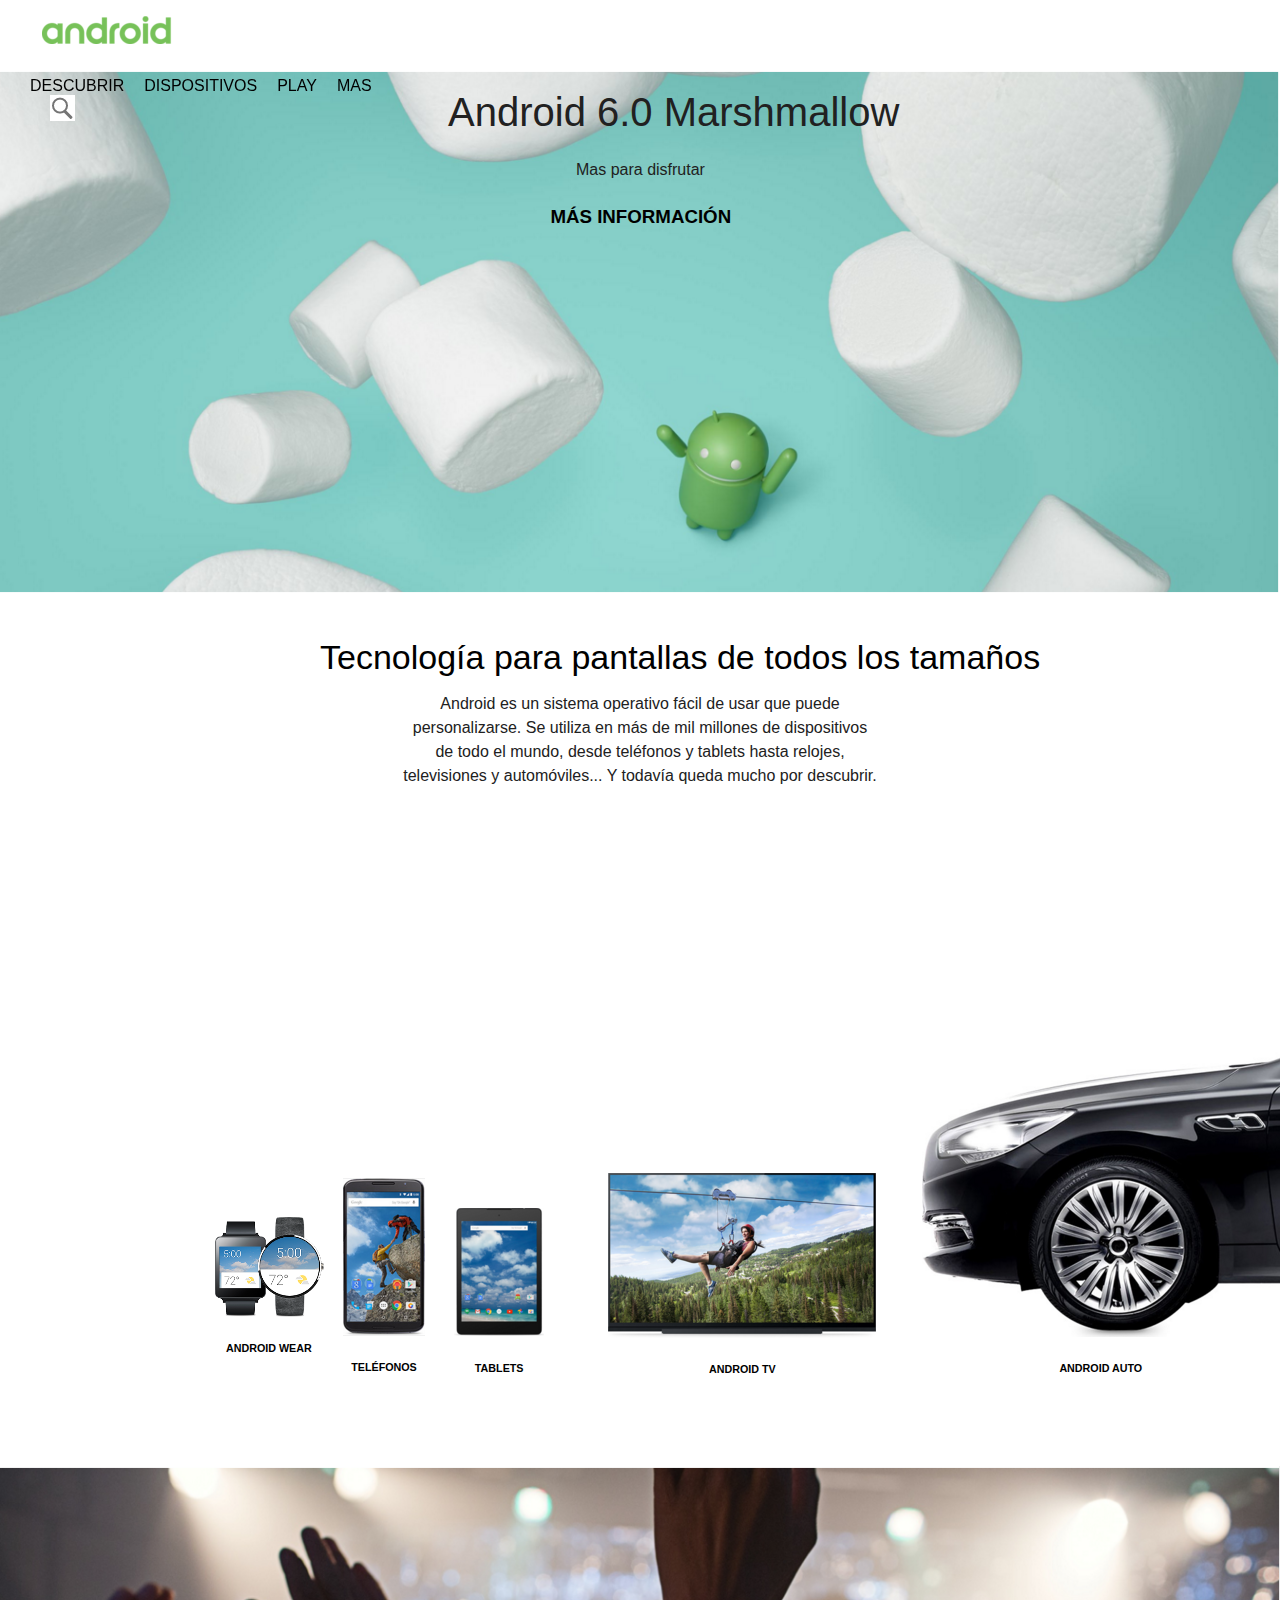
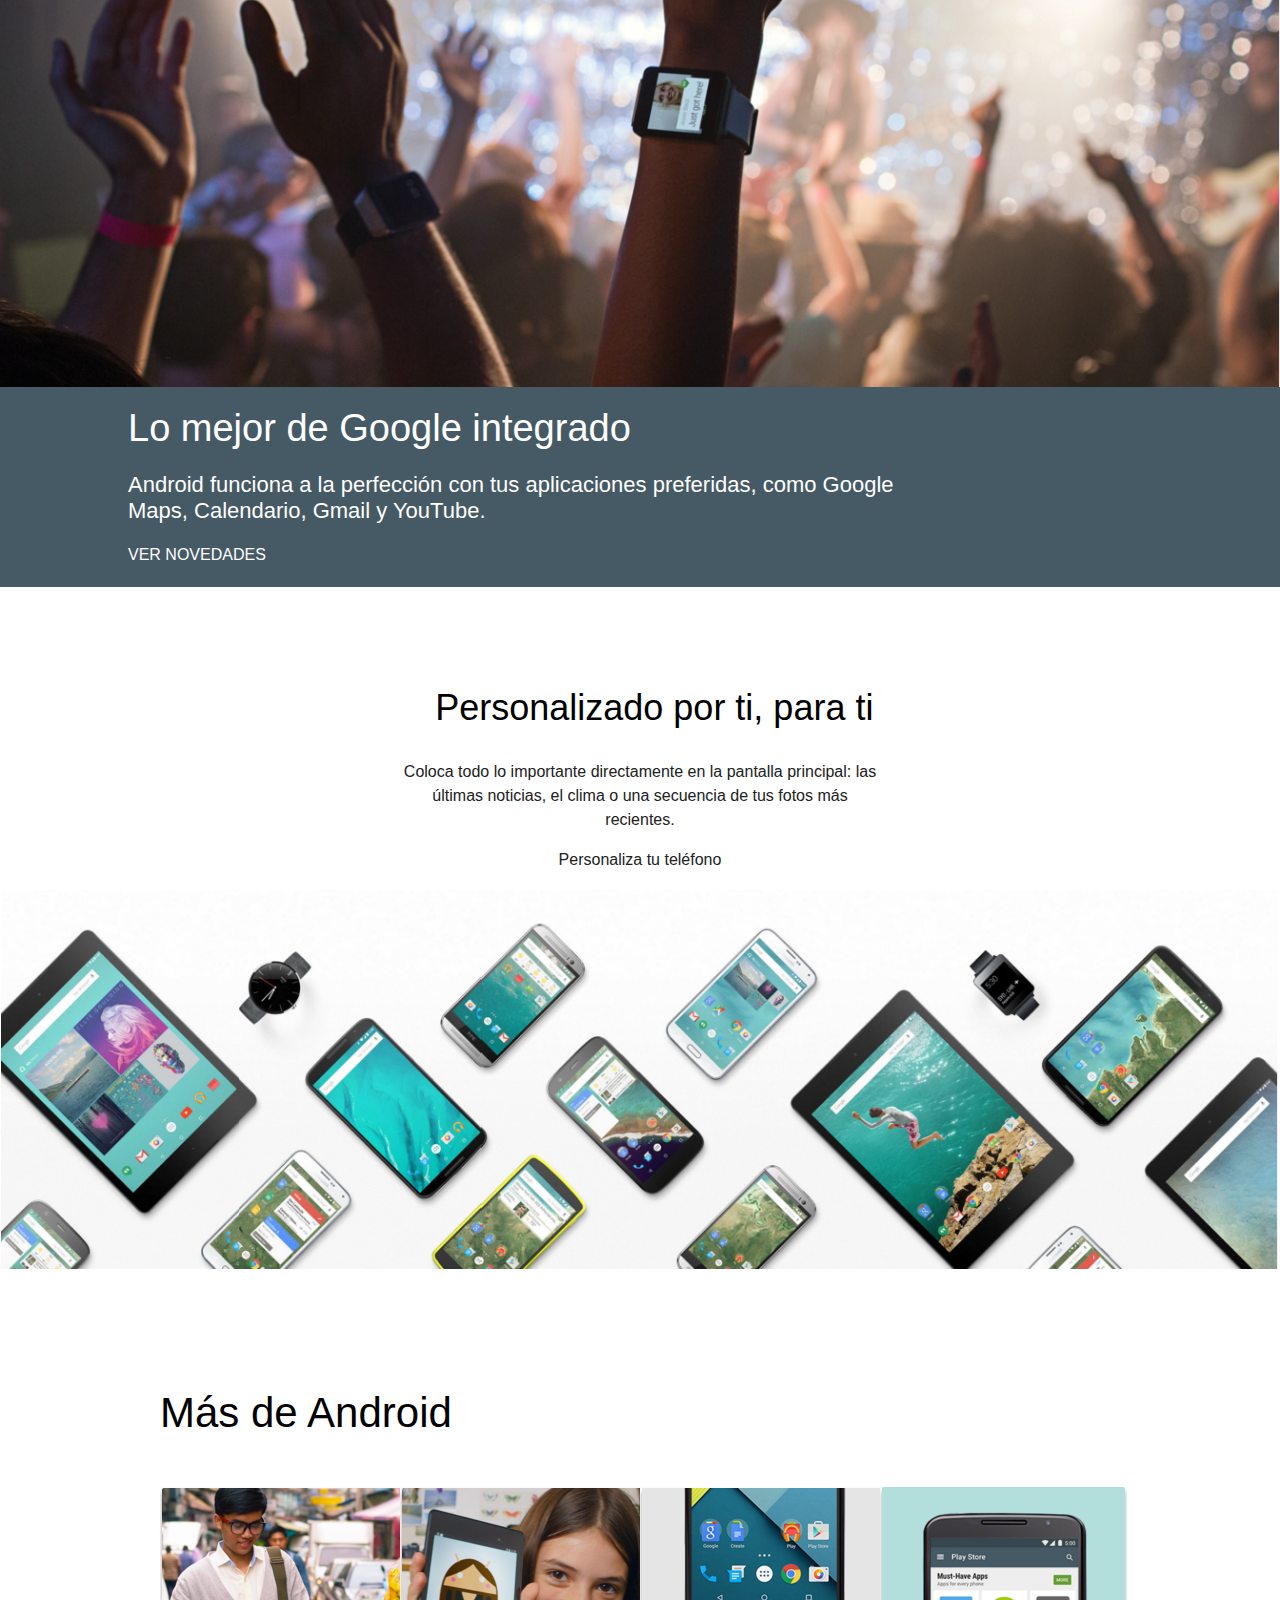
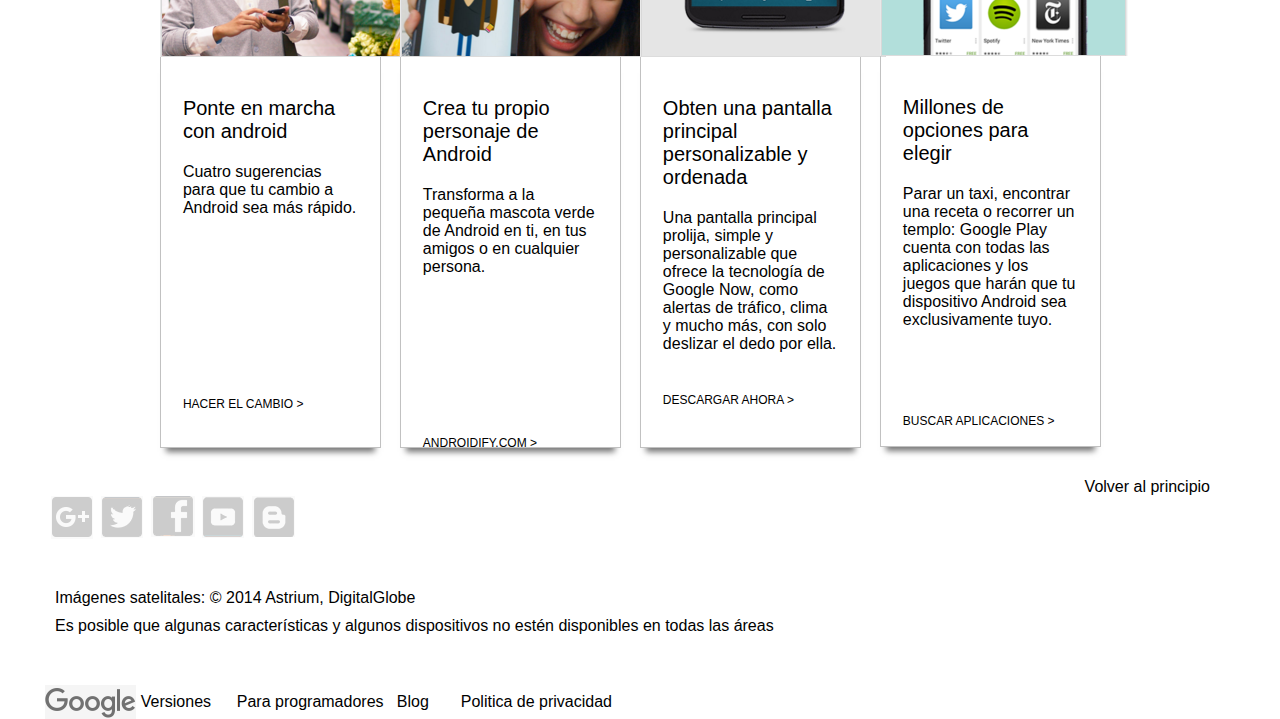
<file: Android/index.html>
<DOCTYPE hmtl>
<html lang="es">
    <head>
        <meta charset="utf-8">
        <title>Android</title>
        <link rel="stylesheet" href="css/estilo.css">
    </head>
    
    <body>
       <div class="contenedor">       
        <header>
           <div class="hea">
            <div class="imagenAndroid">
                <img src="img/android.png">
            </div>
               <div class="contenedorHeader">
                   <div class="d1"><a>DESCUBRIR</a></div>
                   <div class="d2"><a>DISPOSITIVOS</a></div>
                   <div class="d3"><a>PLAY</a></div>
                   <div class="d4"><a>MAS</a></div>
                   <div class="d5"><img src="img/buscar.png"></div>
            </div>
            </div>
        </header>

        <div class="primeraImagen">
           <img src="img/imagenCuerpo.png" class="im">
           <span><h1 class="pp">Android 6.0 Marshmallow</h1>
           <h5 class="a5">Mas para disfrutar</h5>
           <h3>MÁS INFORMACIÓN</h3>
           </span>
        </div>

        <div class="texto1">
            <a class="h2">Tecnología para pantallas de todos los tamaños</a>

            <div class="a1">
                <a>Android es un sistema operativo fácil de usar que puede personalizarse. Se utiliza en más de mil millones de dispositivos de todo el mundo, desde teléfonos y tablets hasta relojes, televisiones y automóviles... Y todavía queda mucho por descubrir.</a>
            </div>

        </div>

        <div class="imagenesDispositivos">

 		<div class="dis1">

			<img src="img/dispositivo1.png" >
			<h6>ANDROID WEAR</h6>
		</div>

		<div class="dis2">
			<img src="img/dispositivo2.png">
			<h6>TELÉFONOS</h6>		
		</div>

		<div class="dis3">
			<img src="img/dispositivo3.png" >
			<h6>TABLETS</h6>		
		</div>
		
		<div class="dis4">
			<img src="img/dispositivo4.png">
			<h6>ANDROID TV</h6>
		</div>

		<div class="dis5">
			<img src="img/dispositivo5.png">
			<h6>ANDROID AUTO</h6>
		</div>
        </div>
 
      <div class="imagenGrande2">
       	    <img src="img/imagen2.png" class="im">
       </div>
        
	<div class="txt2">
		<div class="texto2">
            <a class="h">Lo mejor de Google integrado</a>
		<p class="p1">Android funciona a la perfección con tus aplicaciones preferidas, como Google Maps, Calendario, Gmail y YouTube.</p>
		<a>VER NOVEDADES   </a>
		</div>
        </div>
        
        <div class="texto3">
            <a class="a2">Personalizado por ti, para ti</a>
	
            <div class="a1">
                <p>Coloca todo lo importante directamente en la pantalla principal: las últimas noticias, el clima o una secuencia de tus fotos más recientes.</p>
                <a>Personaliza tu teléfono</a>
            </div>

            <div class="imagen3">
                <img src="img/imagen3.png" class="im">
            </div>

        </div>
        <div class="ultimo">
            <div class="contendorUltimo">
                <div class="primero">
                    <a class="ul">Más de Android</a>
                </div>
                <div class="segundo">
                    <div class="ul1">
                    <img src="img/ultimo1.png">
                    <div class="u2">
                        
                        <div class="c">
                            <a class="u">Ponte en marcha con android</a>
                           
                            <div class="u3">
                            <a>Cuatro sugerencias para que tu cambio a Android sea más rápido.</a>
                            <div class="etiquetas">
                                <a class="et">HACER EL CAMBIO   ></a>
                                </div>
                                
                        </div>

                        </div>                        
                    </div>
                    </div>
                    
                    <div class="ul2">
                    <img src="img/ultimo2.png">
                        <div class="u2">
                            <div class="c">
                            <a class="u">Crea tu propio personaje de Android</a>
                            <div class="u3">Transforma a la pequeña mascota verde de Android en ti, en tus amigos o en cualquier persona.</div>
                                <div class="etiquetas1">
                                <a class="et">ANDROIDIFY.COM   ></a>
                                </div>
                            </div>
                            
                        </div>
                        
                    </div>
                    <div class="ul3">
                        <img src="img/ultimo3.png">
                         <div class="u2">
                             <div class="c">
                                 
                             <a class="u">Obten una pantalla principal personalizable y ordenada</a>
                         <div class="u3">Una pantalla principal prolija, simple y personalizable que ofrece la tecnología de Google Now, como alertas de tráfico, clima y mucho más, con solo deslizar el dedo por ella.</div>
                                 <div class="etiquetas2">
                                <a class="et">DESCARGAR AHORA   ></a>
                                </div>
                        </div>
                        </div>
 
                    </div>
                    <div class="ul4">
                        <img src="img/ultimo4.png">
                        <div class="u2">
                            <div class="c">
                            <a class="u">Millones de opciones para elegir</a>
                        <div class="u3">Parar un taxi, encontrar una receta o recorrer un templo: Google Play cuenta con todas las aplicaciones y los juegos que harán que tu dispositivo Android sea exclusivamente tuyo.</div>
                                <div class="etiquetas3">
                                <a class="et">BUSCAR APLICACIONES   ></a>
                                </div>
                            </div>
                         </div>
                    </div>
                </div>
            </div>
           
           </div>
            
           
       <footer>
           <div class="volver">
               <a class="vol">Volver al principio</a>
           </div>
           
           <div class="iconos">
               <div class="icono1">
                   <img src="img/incono1.png">
               </div>
               
               <div class="icono2">
                   <img src="img/icono5.png">
               </div>   
               
               
               <div class="icono3">
                   <img src="img/icono2.png">
               </div>
               
               <div class="icono4">
                   <img src="img/icono3.png">
               </div>
               
               <div class="icono5">
                   <img src="img/icono4.png">
               </div>  
           </div>
           <div class="firma">
               <a>Imágenes satelitales: © 2014 Astrium, DigitalGlobe</a>
           </div>
           <div class="mensaje">
           <a>Es posible que algunas características y algunos dispositivos no estén disponibles en todas las áreas</a>
           </div>
           
           <div class="final">
               <div clas class="google">
                   <img src="img/google.png">
               </div>
               
               <div class="versiones">
                   <a>Versiones</a>
               </div>
               
               <div class="programacion">
                   <a>Para programadores</a>
               </div>
               
               <div class="blog">
                   <a>Blog</a>
               </div>
               
               <div class="politica">
                   <a>Politica de privacidad</a>
               </div>
           </div>
           
           
           
       </footer>
       </div>
    </body>
</file>
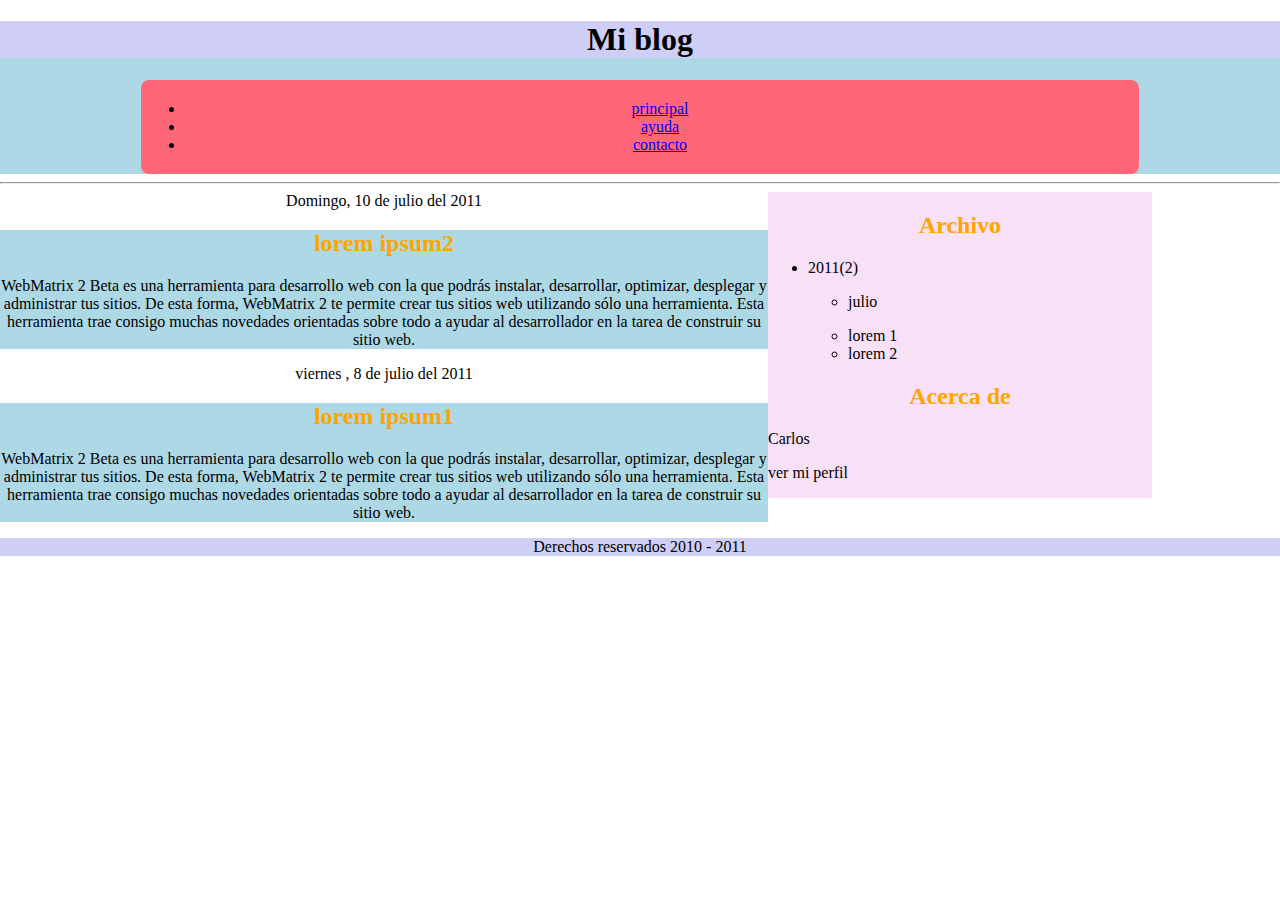
<file: blog/index.html>
<!DOCTYPE html>
<html lang="es">
<head>
     <meta charset="UTF-8">
     <title>BLOG</title>
     
        <link type="text/css" href="css/style.css" rel="stylesheet" />
</head>
<body>
     <div>
        <header><center>
              <h1> Mi blog <h/1>
                  </center>
        </header>
        <nav>
           
<ul>
<li><a href="#">principal</a></li>
<li><a href="#">ayuda</a></li>
<li><a href="#">contacto</a></li>

</ul>
</div>
        </nav>
        <hr>
            

        <section>
                <article> <center>
                    <span class="fecha">Domingo, 10 de julio del 2011</span>
                    <div>
                        
                     <h2 class="Subtitulo">lorem ipsum2</h2>
                    
                    <p>WebMatrix 2 Beta es una herramienta para desarrollo web con la que

          podrás instalar, desarrollar, optimizar, desplegar y administrar tus sitios.

          De esta forma, WebMatrix 2 te permite crear tus sitios web utilizando sólo

          una herramienta. Esta herramienta trae consigo muchas novedades orientadas

          sobre todo a ayudar al desarrollador en la tarea de construir su sitio

                        web.</p>
                    </div>
            </article>
            <article> 
                    <center>
                        <span class="fecha">viernes , 8 de julio del 2011</span></center>
                <div>
                    
                    <h2 class="Subtitulo">lorem ipsum1</h2>
                    
        
                    
                    <p>WebMatrix 2 Beta es una herramienta para desarrollo web con la que

          podrás instalar, desarrollar, optimizar, desplegar y administrar tus sitios.

          De esta forma, WebMatrix 2 te permite crear tus sitios web utilizando sólo

          una herramienta. Esta herramienta trae consigo muchas novedades orientadas

          sobre todo a ayudar al desarrollador en la tarea de construir su sitio

          web.</p>
                </div>
                </article>
                    
                    
    </section>
    <aside>
         <h2> Archivo </h2>
         <ul>
         <li>
            <p>2011(2)</p>
             <ul>
                <li>           
                <p>julio</p>
                <li>lorem 1</li>
                <li>lorem 2</li>
            </ul>
             </li>
        </ul>
            <h2>Acerca de</h2>
            <p>Carlos</p>
            <p>ver mi perfil</p>
    </aside>
    <footer>   <center>
         <p>Derechos reservados 2010 - 2011</p>
         </Center> </footer>
      </div>
  </body>
</html>
</file>
<file: Android/css/estilo.css>
body{
    margin: 0 auto;
    font-family:'Helvetica','Arial','Sans-serif';
}
.contenedor{
    width: 100%;
}
header{
   height: 70px;
    position: fixed;
 
border-color: black;
}
.hea{
    position: fixed;
    width: 100%;
    height: 70px;
    background:#fff
}
.primeraImagen{
   padding-top: 70px;
	font-family:Arial:

    
    }
.imagenAndroid{
    margin-left: 40px;
    padding-top: 15px;
    float: left;
    width: 65%;
}
.contenedorHeader{
    padding-top: 30px;
    padding-left: 5px;
    margin-left: 25px;
    float: left;
    width: 30%;
}
.d1{
    float: left;


}
.d2{
    float: left;
    margin-left: 20px;
}
.d3{
    float: left;
     margin-left: 20px;
}
.d4{
    float: left;
     margin-left: 20px;
}
.d5{ 
    float: left;
     margin-left: 20px;
}
.im{
    width: 100%;
}
.i1{
 width: 100%;   
}
.i2{

}
.pp{
font-size: 42px;
font-family:Roboto, Helvetica, Arial, sans-serif;
font-style: normal;
    font-weight: 300;

color: #212121;
    font-size: 40px;




    font-weight: 300;
    line-height: 38px;

}

h1 span {
color: white;


letter-spacing: -1px;
background: rgb(0, 0, 0);
background: rgba(0, 0, 0, 0.7);
padding: 10px;
}
h1 {
margin-left: 35%;
margin-top: -500px;
width: 40%;
}
h5{
font-family:Roboto, Helvetica, Arial, sans-serif;

font-size: 18px;
margin-bottom: 1.5em;
    text-rendering: auto;

color: #212121;
    font-size: 16px;
    font-style: normal;
    font-weight: 300;
    letter-spacing: 0;
    line-height: 24px;
margin-left: 45%;

margin-top: 18px;
}

h5 span {
color: white;
font: 24px/45px Helvetica, Sans-Serif;
letter-spacing: -1px;
background: rgb(0, 0, 0);
background: rgba(0, 0, 0, 0.7);
padding: 5px;
}
h3 {
margin-left: 43%;

margin-top: 18px;
width: 30%;
}
h3 span {
color: white;
font: bold 24px/45px Helvetica, Sans-Serif;
letter-spacing: -1px;
background: rgb(0, 0, 0);
background: rgba(0, 0, 0, 0.7);
padding: 10px;
}


.texto1{
    width: 100%;
    margin-top: 32%;
    
}
.a2{
    margin-top: 100px;
    margin-left: 34%;
	font-size:36px;
}
.h2{

    margin-left: 25%;
}
.a1{
padding-top:15px;
    width: 37%;
  margin: auto;
    color: #212121;
    font-size: 16px;
    font-style: normal;
    font-weight: 300;
    letter-spacing: 0;
    line-height: 24px;
text-align:center;

}

.imagenGrande2{
    width: 100%;
  
}
.txt2{
 height: 200px;
    width: 100%;
    background-color:  #455a64;
}



.texto2{
    height: 200px;
    width: 60%;
	margin-left:10%;   
	color:#fff;
    padding-top: 20px;

    
}
.h{
 font-size:38px;
   margin-top: 20px;
    padding-top: 20px;
}

.imagen3{
    width: 100%;
}

.imagenesDispositivos{
	width:100%;
	height:550px;
	margin-top:10%;	
}

.dis1{		
	width:10%;
	float:left;
	margin-left:16%;
	padding-top: 300px;
	text-align:center;
}

.dis2{
	width:8%;
	float:left;
	padding-top: 260px;
	text-align:center;
}

.dis3{
	width:10%;
	float:left;	
padding-top: 290px;
	text-align:center;
}
	
.dis4{
	width:28%;
	float:left;
	padding-top: 255px;
	text-align:center;
}
	
.dis5{

padding-top:122px;
	float:left;
	width:28%;
	text-align:center;

}
.p1{
	font-size:22px;
}

.h2{
font-size:34px;
}

.txt3{
    margin-top: 100px;
    margin-left: 35%;
padding-top:15px;
    width: 37%;
  margin: auto;
    color: #212121;
    font-size: 16px;
    font-style: normal;
    font-weight: 300;
    letter-spacing: 0;
    line-height: 24px;
text-align:center;
}

.texto3{
	width:100%;
	margin-top:100px;
}
.ultimo{
width: 100%;
    clear: both;
}
.contendorUltimo{
width: 75%;
    margin: auto;
}
.primero{
width: 100%;
margin-top: 120px;
}
.segundo{
width: 100%;
    margin-top: 50px;

    
}
.ul1{
width: 23%;
    float: left;
   
}
.ul2{
width: 23%;
    float: left;
    margin-left: 2%;
}
.ul3{
width: 23%;
    float: left;
    margin-left: 2%;

}
.ul4{
width: 23%;
    float: left;
    margin-left: 2%;
}

.u{
font-size: 20px;
}
.u2{
    padding-top: 40px;
    border-bottom: 1px solid #c1c1c1 ;
    border-left: 1px solid #c1c1c1;
    border-right: 1px solid #c1c1c1;
    -webkit-box-shadow: 0 10px 6px -6px #777;
                -moz-box-shadow: 0 10px 6px -6px #777;
                box-shadow: 0 10px 6px -6px #777;
    height: 350px;
}

.c{
margin: auto;
width: 80%;

}
.u3{
    padding-top: 20px;
}

.etiquetas{
margin-top: 180px;
}
.etiquetas1{
margin-top: 160px;
}
.etiquetas2{
margin-top: 40px;
}
.etiquetas3{
margin-top: 85px;
}

.et{
font-size: 12px;
}
.ul{
font-size: 42px;
}
footer{
clear: both;
}
.volver{
text-align: right;
    margin-right: 70px;
    padding-top: 30px;
}
.iconos{
    margin-left: 4%;
    
width: 30%;
    
}
.icono1{
float: left;

}
.icono2{
    margin-left: 2%;
float: left;
}
.icono3{
    margin-left: 2%;
float: left;
}
.icono4{
    margin-left: 2%;
float: left;
}
.icono5{
    margin-left: 2%;
float: left;
}
.firma{
    padding-left: 55px;
    margin-top: 50px;
    width: 90%;
    float: left;
    
}
.mensaje{
    padding-left: 55px;
    padding-top: 10px;
width: 90%;
    float: left;
    clear: both;
}
.final{
    margin-top: 50px;
width: 50%;
    float: left;
}
.google{
    margin-left: 7%;
width: 15%;
    float: left;
}
.versiones{
    padding-top: 8px;
    width: 15%;
    float: left;
}
.programacion{
     padding-top: 8px;
    width: 25%;
    float: left;
}
.blog{
     padding-top: 8px;
    width: 10%;
    float: left;
}
.politica{
     padding-top: 8px;
    width: 25%;
    float: left;
}
</file>
<file: blog/css/style.css>
body{
   fount-family:Arial, Nevetica, sans-serif;
   margin: 0 auto;
   width: 100%;

}
header{
 background: #CECEF6;


}

h2 {
    color: orange;
    text-align: center;
    }

div {
    background-color: lightblue;

}
section{
   width: 60%;
   float: left;
   background: #FFFFFF;
   text-align: center;
}

aside{
  width: 30%;
  float: left;
background: #F8E0F7;
}

footer{
   
   clear: both;
    background: #CECEF6;
    height: 30%;
}

nav {
    background:#FF6677;
    border-radius:0.5em;
    margin: 0.5em auto;
    max-width:990px;
    padding:0.25em;
    text-align:center;    
}
</file>
